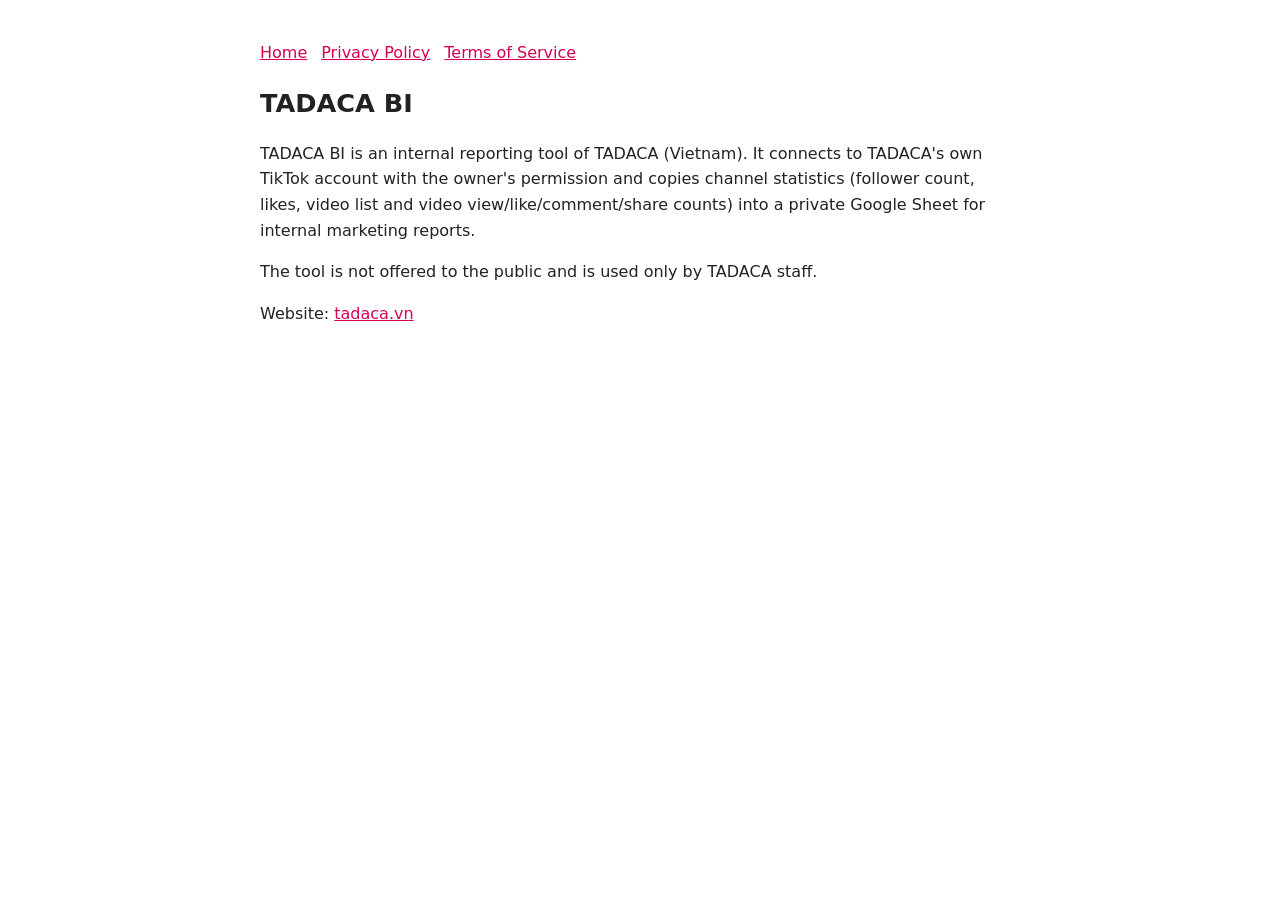
<file: index.html>
<!doctype html><html lang="en"><head><meta charset="utf-8"><meta name="viewport" content="width=device-width,initial-scale=1"><title>TADACA BI</title><link rel="stylesheet" href="style.css"></head><body>
<nav><a href="./">Home</a><a href="privacy.html">Privacy Policy</a><a href="terms.html">Terms of Service</a></nav>
<h1>TADACA BI</h1>
<p>TADACA BI is an internal reporting tool of TADACA (Vietnam). It connects to TADACA's own TikTok account with the owner's permission and copies channel statistics (follower count, likes, video list and video view/like/comment/share counts) into a private Google Sheet for internal marketing reports.</p>
<p>The tool is not offered to the public and is used only by TADACA staff.</p>
<p>Website: <a href="https://tadaca.vn">tadaca.vn</a></p>
</body></html>
</file>
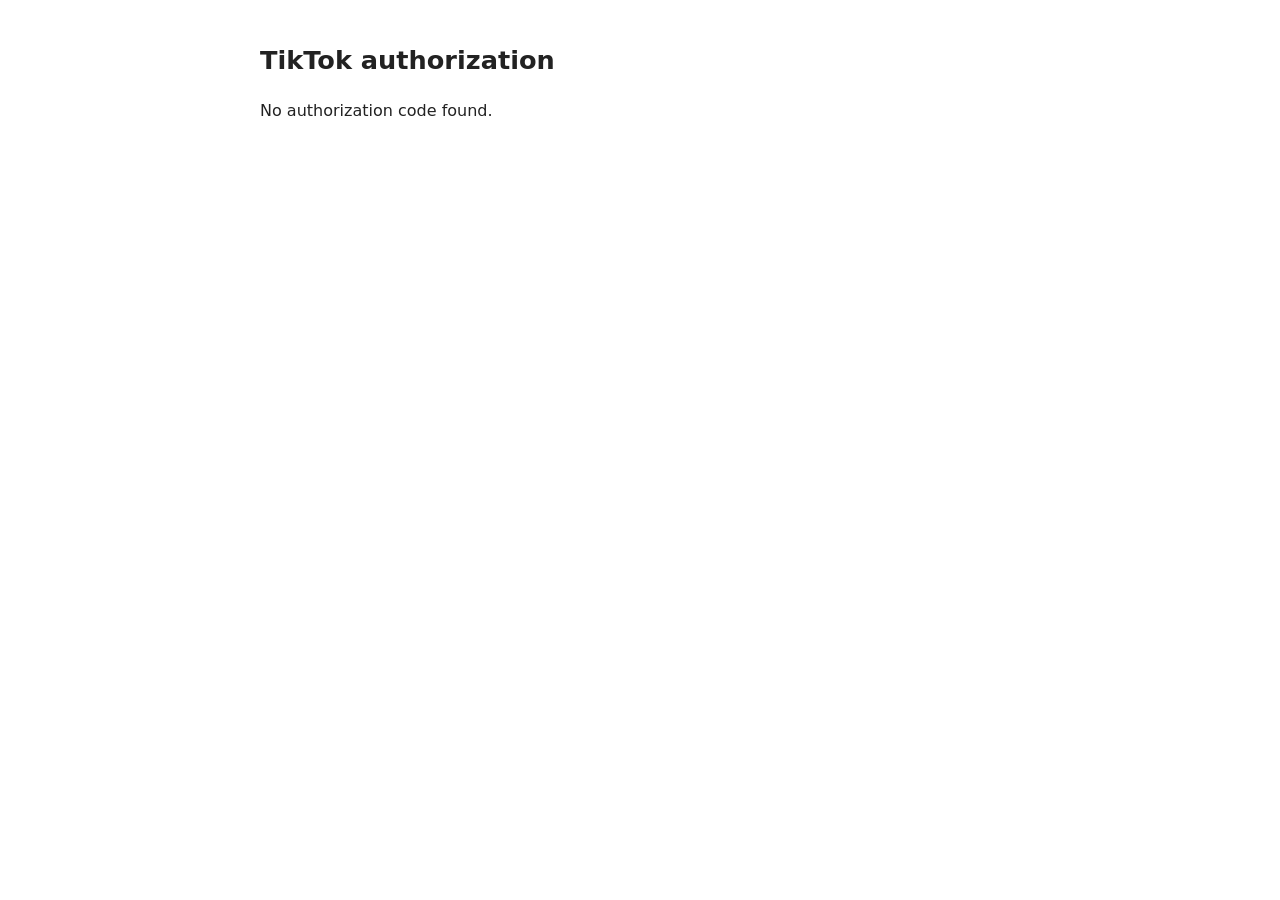
<file: callback.html>
<!doctype html><html lang="en"><head><meta charset="utf-8"><meta name="viewport" content="width=device-width,initial-scale=1"><title>TikTok Authorization – TADACA BI</title><link rel="stylesheet" href="style.css"></head><body>
<h1>TikTok authorization</h1>
<div id="out">Processing…</div>
<script>
// Optional: set to the Apps Script Web App URL to forward the code automatically.
var APPS_SCRIPT_URL = "";
var p = new URLSearchParams(location.search);
var code = p.get("code"), err = p.get("error");
var out = document.getElementById("out");
if (err) {
  out.textContent = "Authorization failed: " + err + " " + (p.get("error_description") || "");
} else if (code) {
  if (APPS_SCRIPT_URL) {
    location.replace(APPS_SCRIPT_URL + "?code=" + encodeURIComponent(code) + "&state=" + encodeURIComponent(p.get("state") || ""));
  } else {
    out.innerHTML = "<p>Authorization code received. Copy it into Apps Script (valid for a few minutes):</p><textarea readonly id='c'></textarea>";
    document.getElementById("c").value = code;
  }
} else {
  out.textContent = "No authorization code found.";
}
</script>
</body></html>
</file>
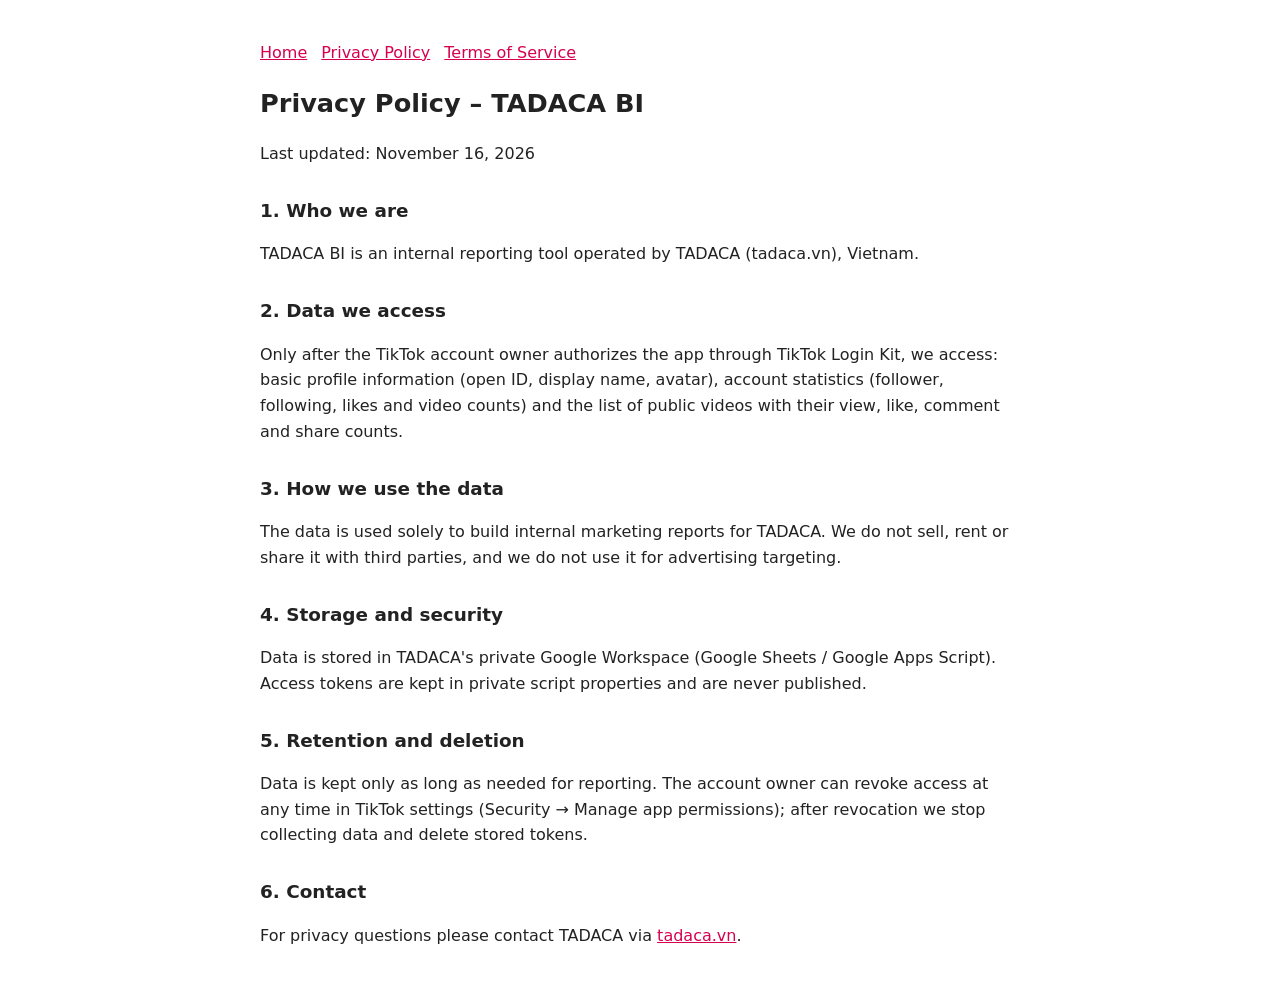
<file: privacy.html>
<!doctype html><html lang="en"><head><meta charset="utf-8"><meta name="viewport" content="width=device-width,initial-scale=1"><title>Privacy Policy – TADACA BI</title><link rel="stylesheet" href="style.css"></head><body>
<nav><a href="./">Home</a><a href="privacy.html">Privacy Policy</a><a href="terms.html">Terms of Service</a></nav>
<h1>Privacy Policy – TADACA BI</h1>
<p>Last updated: November 16, 2026</p>
<h2>1. Who we are</h2><p>TADACA BI is an internal reporting tool operated by TADACA (tadaca.vn), Vietnam.</p>
<h2>2. Data we access</h2><p>Only after the TikTok account owner authorizes the app through TikTok Login Kit, we access: basic profile information (open ID, display name, avatar), account statistics (follower, following, likes and video counts) and the list of public videos with their view, like, comment and share counts.</p>
<h2>3. How we use the data</h2><p>The data is used solely to build internal marketing reports for TADACA. We do not sell, rent or share it with third parties, and we do not use it for advertising targeting.</p>
<h2>4. Storage and security</h2><p>Data is stored in TADACA's private Google Workspace (Google Sheets / Google Apps Script). Access tokens are kept in private script properties and are never published.</p>
<h2>5. Retention and deletion</h2><p>Data is kept only as long as needed for reporting. The account owner can revoke access at any time in TikTok settings (Security &rarr; Manage app permissions); after revocation we stop collecting data and delete stored tokens.</p>
<h2>6. Contact</h2><p>For privacy questions please contact TADACA via <a href="https://tadaca.vn">tadaca.vn</a>.</p>
</body></html>
</file>
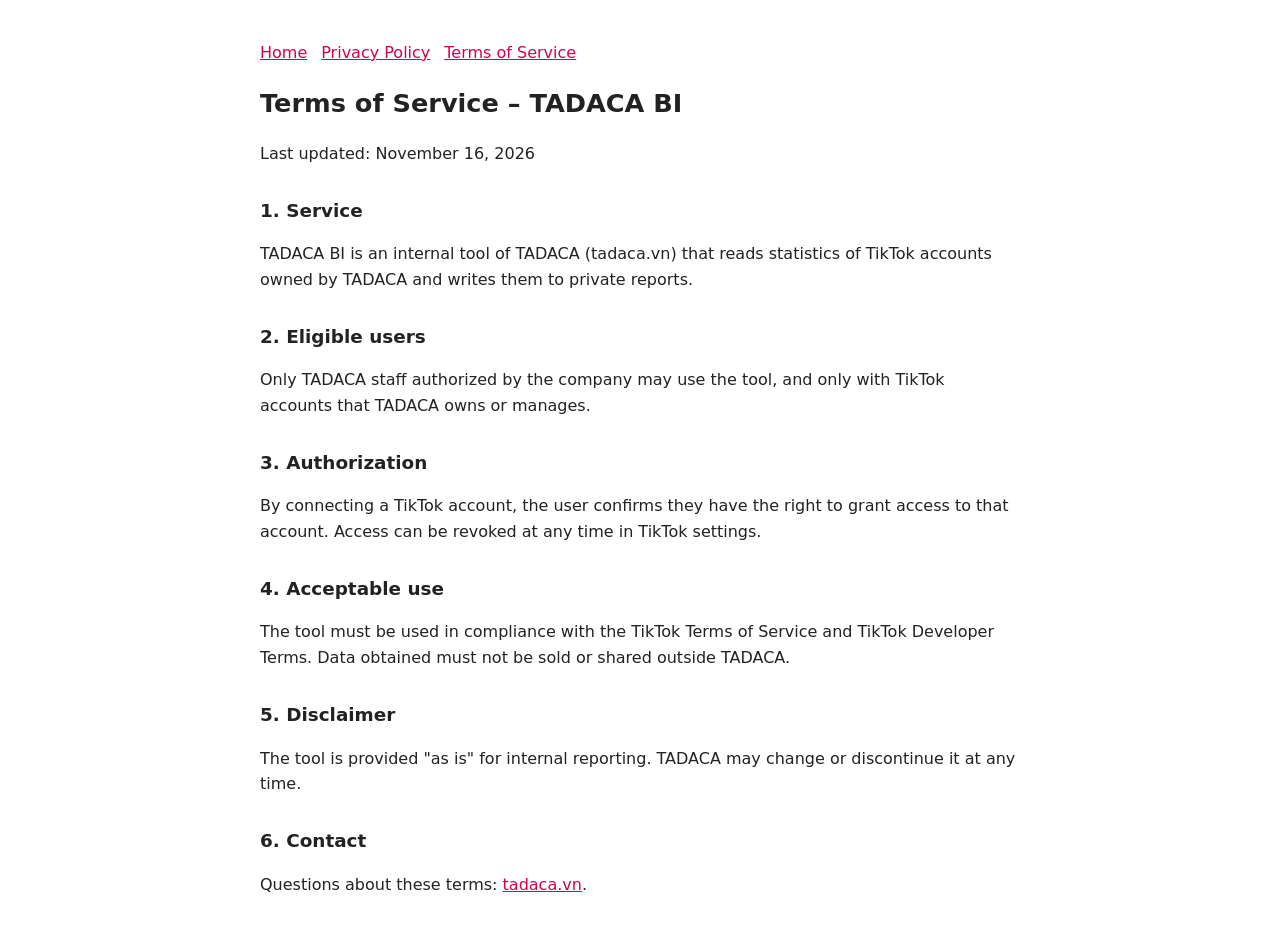
<file: terms.html>
<!doctype html><html lang="en"><head><meta charset="utf-8"><meta name="viewport" content="width=device-width,initial-scale=1"><title>Terms of Service – TADACA BI</title><link rel="stylesheet" href="style.css"></head><body>
<nav><a href="./">Home</a><a href="privacy.html">Privacy Policy</a><a href="terms.html">Terms of Service</a></nav>
<h1>Terms of Service – TADACA BI</h1>
<p>Last updated: November 16, 2026</p>
<h2>1. Service</h2><p>TADACA BI is an internal tool of TADACA (tadaca.vn) that reads statistics of TikTok accounts owned by TADACA and writes them to private reports.</p>
<h2>2. Eligible users</h2><p>Only TADACA staff authorized by the company may use the tool, and only with TikTok accounts that TADACA owns or manages.</p>
<h2>3. Authorization</h2><p>By connecting a TikTok account, the user confirms they have the right to grant access to that account. Access can be revoked at any time in TikTok settings.</p>
<h2>4. Acceptable use</h2><p>The tool must be used in compliance with the TikTok Terms of Service and TikTok Developer Terms. Data obtained must not be sold or shared outside TADACA.</p>
<h2>5. Disclaimer</h2><p>The tool is provided "as is" for internal reporting. TADACA may change or discontinue it at any time.</p>
<h2>6. Contact</h2><p>Questions about these terms: <a href="https://tadaca.vn">tadaca.vn</a>.</p>
</body></html>
</file>
<file: style.css>
body{font-family:system-ui,Arial,sans-serif;max-width:760px;margin:40px auto;padding:0 16px;line-height:1.6;color:#222;background:#fff}
h1{font-size:1.6rem}h2{font-size:1.15rem;margin-top:1.6em}a{color:#d6004f}
nav a{margin-right:14px}code,textarea{font-family:ui-monospace,monospace}
textarea{width:100%;height:90px}
</file>
